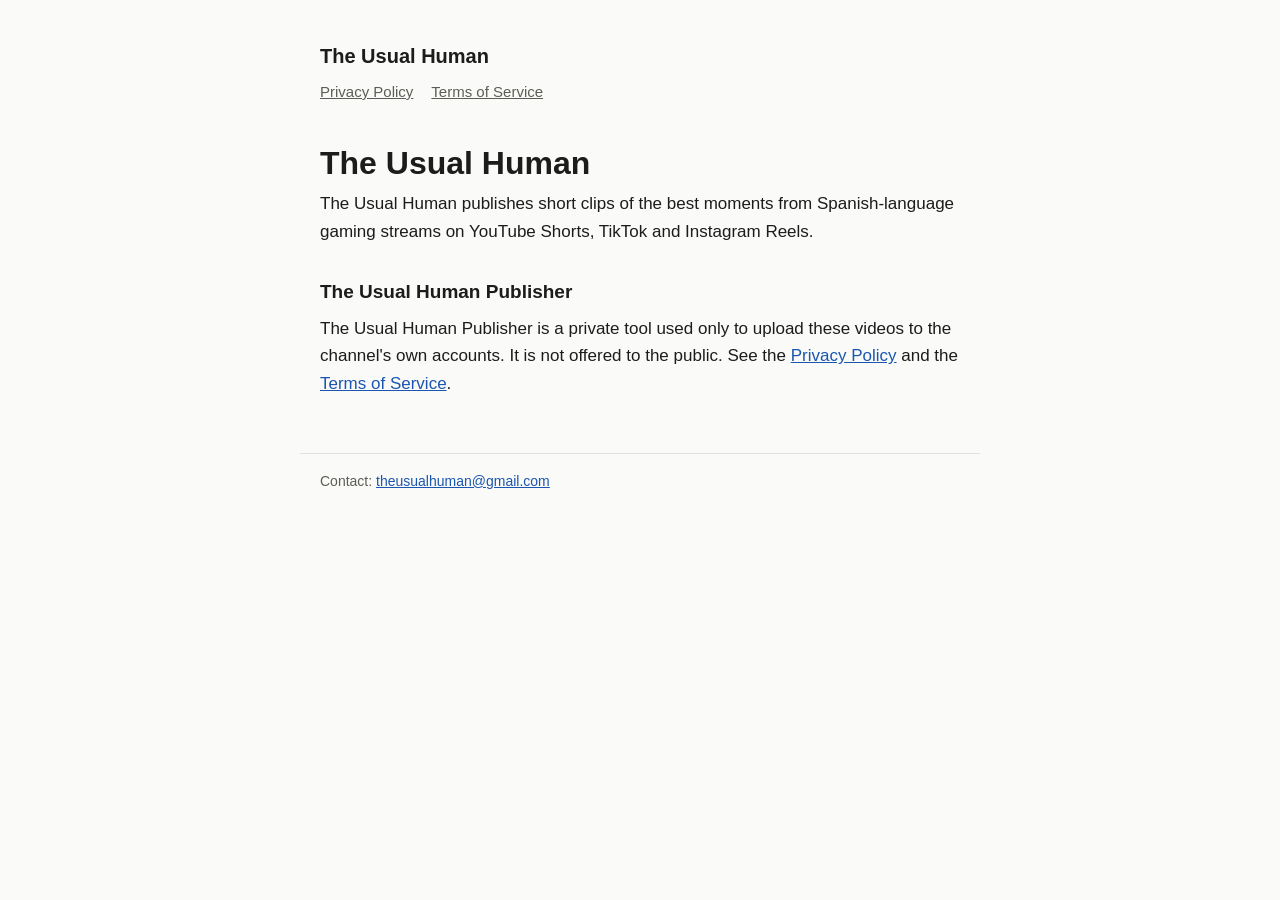
<file: index.html>
<!doctype html>
<html lang="en">
<head>
  <meta charset="utf-8">
  <meta name="viewport" content="width=device-width, initial-scale=1">
  <title>The Usual Human</title>
  <meta name="description" content="Short clips of the best moments from Spanish-language gaming streams.">
  <link rel="stylesheet" href="/style.css">
</head>
<body>
  <header>
    <a class="brand" href="/">The Usual Human</a>
    <nav><a href="/privacy-policy/">Privacy Policy</a><a href="/terms-of-service/">Terms of Service</a></nav>
  </header>
  <main>
    <h1>The Usual Human</h1>
    <p>The Usual Human publishes short clips of the best moments from Spanish-language gaming streams on YouTube Shorts, TikTok and Instagram Reels.</p>
    <h2>The Usual Human Publisher</h2>
    <p>The Usual Human Publisher is a private tool used only to upload these videos to the channel's own accounts. It is not offered to the public. See the <a href="/privacy-policy/">Privacy Policy</a> and the <a href="/terms-of-service/">Terms of Service</a>.</p>
  </main>
  <footer>Contact: <a href="mailto:theusualhuman@gmail.com">theusualhuman@gmail.com</a></footer>
</body>
</html>
</file>
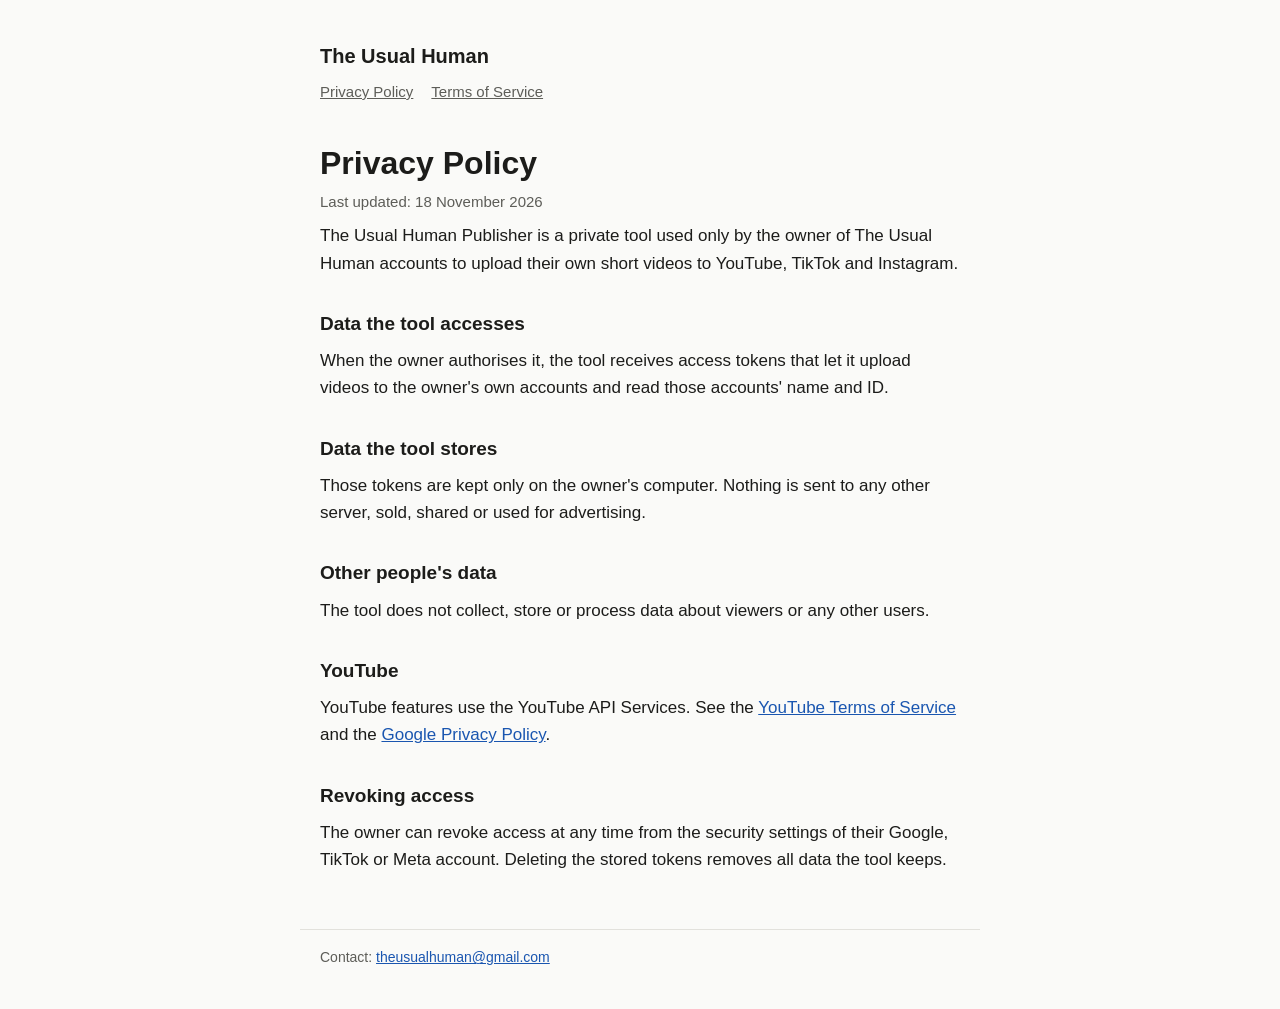
<file: privacy-policy/index.html>
<!doctype html>
<html lang="en">
<head>
  <meta charset="utf-8">
  <meta name="viewport" content="width=device-width, initial-scale=1">
  <title>Privacy Policy · The Usual Human</title>
  <link rel="stylesheet" href="/style.css">
</head>
<body>
  <header>
    <a class="brand" href="/">The Usual Human</a>
    <nav><a href="/privacy-policy/">Privacy Policy</a><a href="/terms-of-service/">Terms of Service</a></nav>
  </header>
  <main>
    <h1>Privacy Policy</h1>
    <p class="updated">Last updated: 18 November 2026</p>
    <p>The Usual Human Publisher is a private tool used only by the owner of The Usual Human accounts to upload their own short videos to YouTube, TikTok and Instagram.</p>

    <h2>Data the tool accesses</h2>
    <p>When the owner authorises it, the tool receives access tokens that let it upload videos to the owner's own accounts and read those accounts' name and ID.</p>

    <h2>Data the tool stores</h2>
    <p>Those tokens are kept only on the owner's computer. Nothing is sent to any other server, sold, shared or used for advertising.</p>

    <h2>Other people's data</h2>
    <p>The tool does not collect, store or process data about viewers or any other users.</p>

    <h2>YouTube</h2>
    <p>YouTube features use the YouTube API Services. See the <a href="https://www.youtube.com/t/terms">YouTube Terms of Service</a> and the <a href="https://policies.google.com/privacy">Google Privacy Policy</a>.</p>

    <h2>Revoking access</h2>
    <p>The owner can revoke access at any time from the security settings of their Google, TikTok or Meta account. Deleting the stored tokens removes all data the tool keeps.</p>
  </main>
  <footer>Contact: <a href="mailto:theusualhuman@gmail.com">theusualhuman@gmail.com</a></footer>
</body>
</html>
</file>
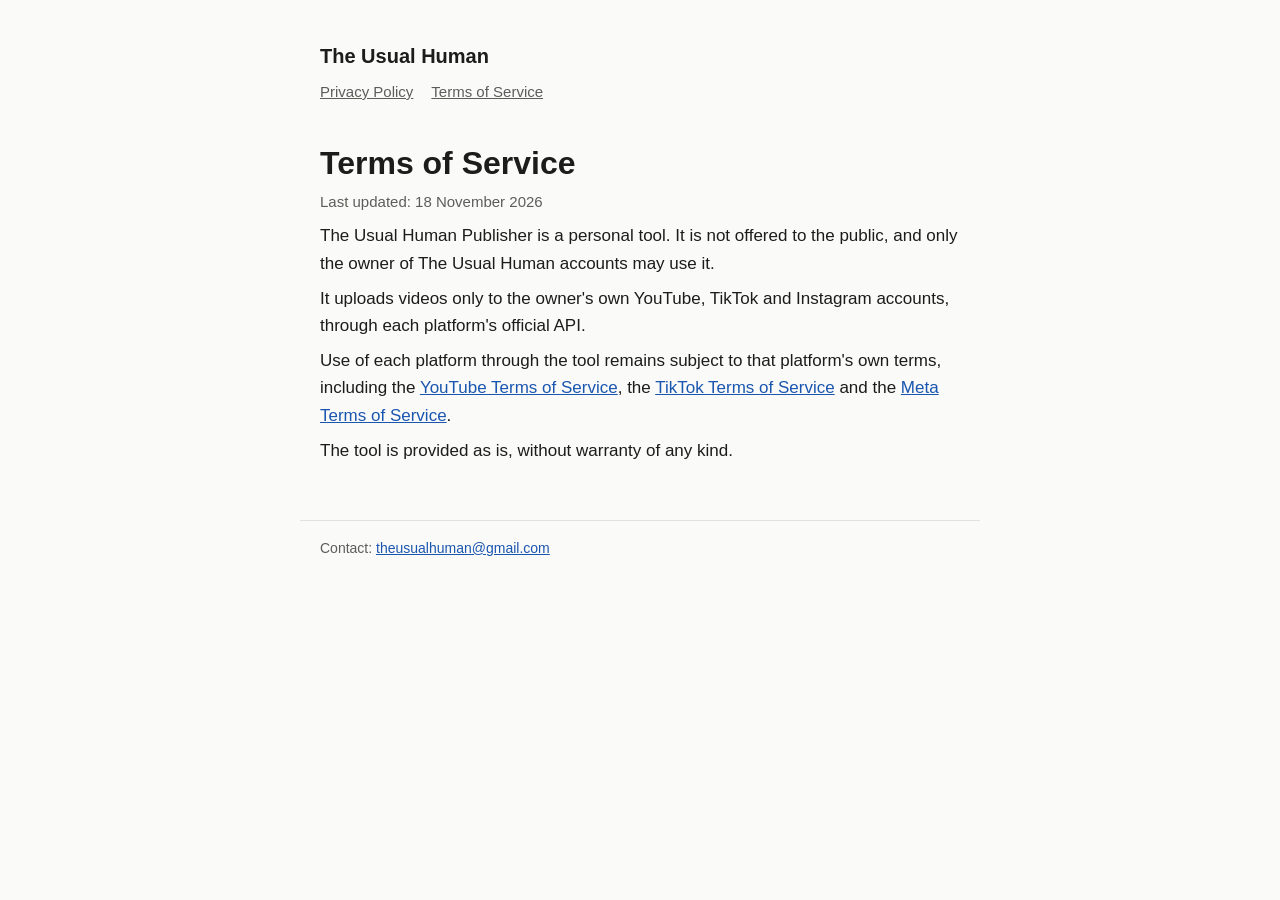
<file: terms-of-service/index.html>
<!doctype html>
<html lang="en">
<head>
  <meta charset="utf-8">
  <meta name="viewport" content="width=device-width, initial-scale=1">
  <title>Terms of Service · The Usual Human</title>
  <link rel="stylesheet" href="/style.css">
</head>
<body>
  <header>
    <a class="brand" href="/">The Usual Human</a>
    <nav><a href="/privacy-policy/">Privacy Policy</a><a href="/terms-of-service/">Terms of Service</a></nav>
  </header>
  <main>
    <h1>Terms of Service</h1>
    <p class="updated">Last updated: 18 November 2026</p>
    <p>The Usual Human Publisher is a personal tool. It is not offered to the public, and only the owner of The Usual Human accounts may use it.</p>
    <p>It uploads videos only to the owner's own YouTube, TikTok and Instagram accounts, through each platform's official API.</p>
    <p>Use of each platform through the tool remains subject to that platform's own terms, including the <a href="https://www.youtube.com/t/terms">YouTube Terms of Service</a>, the <a href="https://www.tiktok.com/legal/terms-of-service">TikTok Terms of Service</a> and the <a href="https://www.facebook.com/terms.php">Meta Terms of Service</a>.</p>
    <p>The tool is provided as is, without warranty of any kind.</p>
  </main>
  <footer>Contact: <a href="mailto:theusualhuman@gmail.com">theusualhuman@gmail.com</a></footer>
</body>
</html>
</file>
<file: style.css>
:root {
  --bg: #fafaf8;
  --fg: #1c1c1a;
  --muted: #5d5d58;
  --rule: #e2e1dc;
  --link: #1a56b0;
}
@media (prefers-color-scheme: dark) {
  :root {
    --bg: #161615;
    --fg: #ecebe6;
    --muted: #a3a29c;
    --rule: #33332f;
    --link: #8ab4f8;
  }
}
* { box-sizing: border-box; }
body {
  margin: 0;
  background: var(--bg);
  color: var(--fg);
  font: 17px/1.6 -apple-system, BlinkMacSystemFont, "Segoe UI", Roboto, Helvetica, Arial, sans-serif;
}
main, header, footer { max-width: 680px; margin: 0 auto; padding: 0 20px; }
header { padding-top: 40px; }
header a.brand { color: var(--fg); font-weight: 700; text-decoration: none; font-size: 20px; }
nav { margin-top: 8px; display: flex; gap: 18px; flex-wrap: wrap; font-size: 15px; }
nav a { color: var(--muted); }
h1 { font-size: 32px; line-height: 1.2; margin: 40px 0 8px; }
h2 { font-size: 19px; margin: 32px 0 4px; }
p { margin: 8px 0; }
.updated { color: var(--muted); font-size: 15px; }
a { color: var(--link); }
footer { margin-top: 56px; padding-top: 16px; padding-bottom: 40px; border-top: 1px solid var(--rule); color: var(--muted); font-size: 14px; }
</file>
